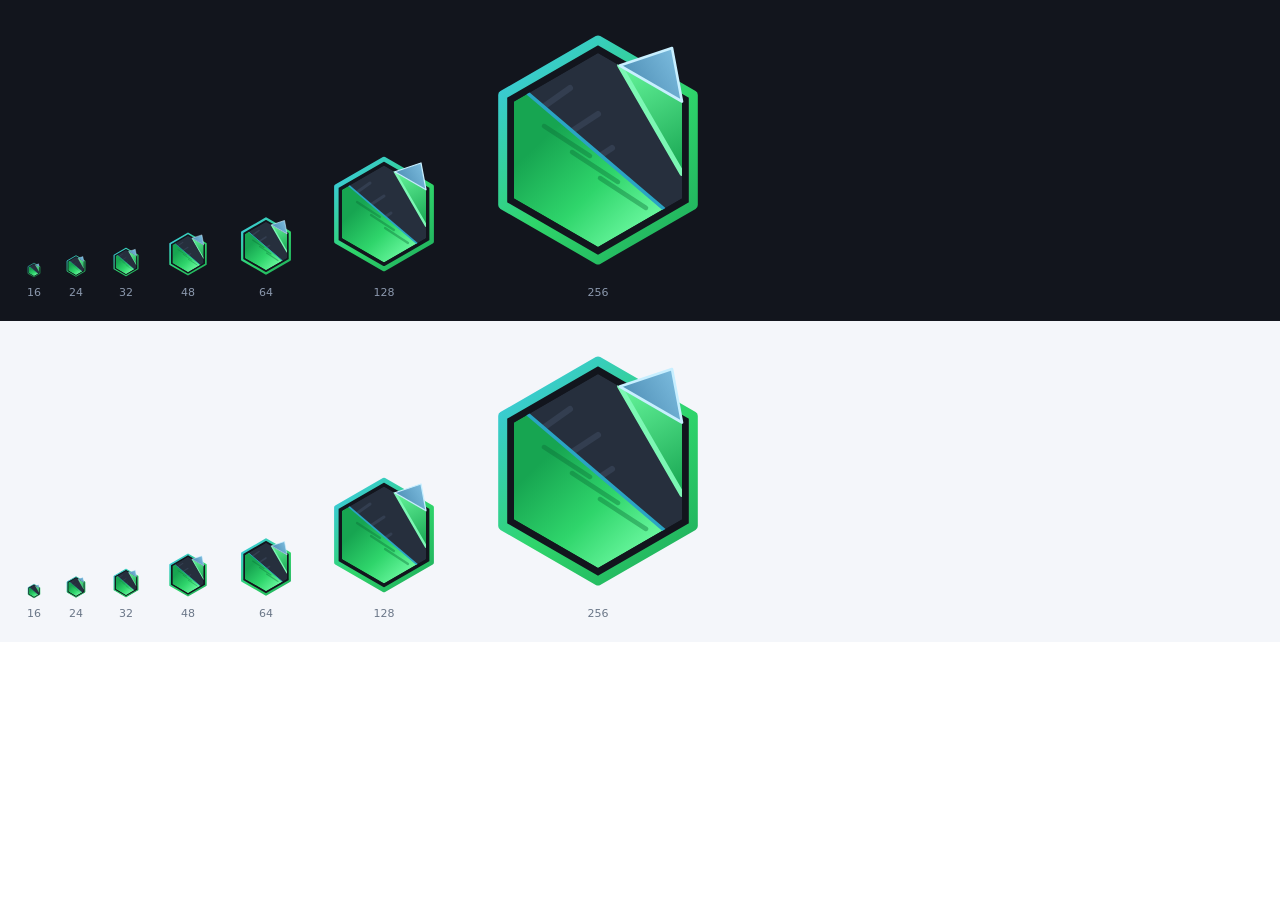
<file: brand/preview.html>
<!DOCTYPE html>
<html lang="zh-CN">
<head>
<meta charset="utf-8">
<style>
  html,body{margin:0}
  body{font-family:"Microsoft YaHei",system-ui,sans-serif}
  .row{display:flex;align-items:flex-end;gap:22px;padding:22px 26px}
  .dark{background:#12151d}
  .light{background:#f4f6fa}
  .cell{display:flex;flex-direction:column;align-items:center;gap:8px}
  .dark .cap{color:#8b98ad;font-size:11px}
  .light .cap{color:#6b7788;font-size:11px}
</style>
</head>
<body>
  <div class="row dark" id="rowDark"></div>
  <div class="row light" id="rowLight"></div>
<script>
  const sizes = [16, 24, 32, 48, 64, 128, 256];
  for (const [rowId, file] of [['rowDark','logo-mark.svg'], ['rowLight','logo-mark.svg']]) {
    const row = document.getElementById(rowId);
    row.innerHTML = sizes.map(s =>
      `<div class="cell"><img src="${file}?v=${Date.now()}" width="${s}" height="${s}"><span class="cap">${s}</span></div>`
    ).join('');
  }
</script>
</body>
</html>
</file>
